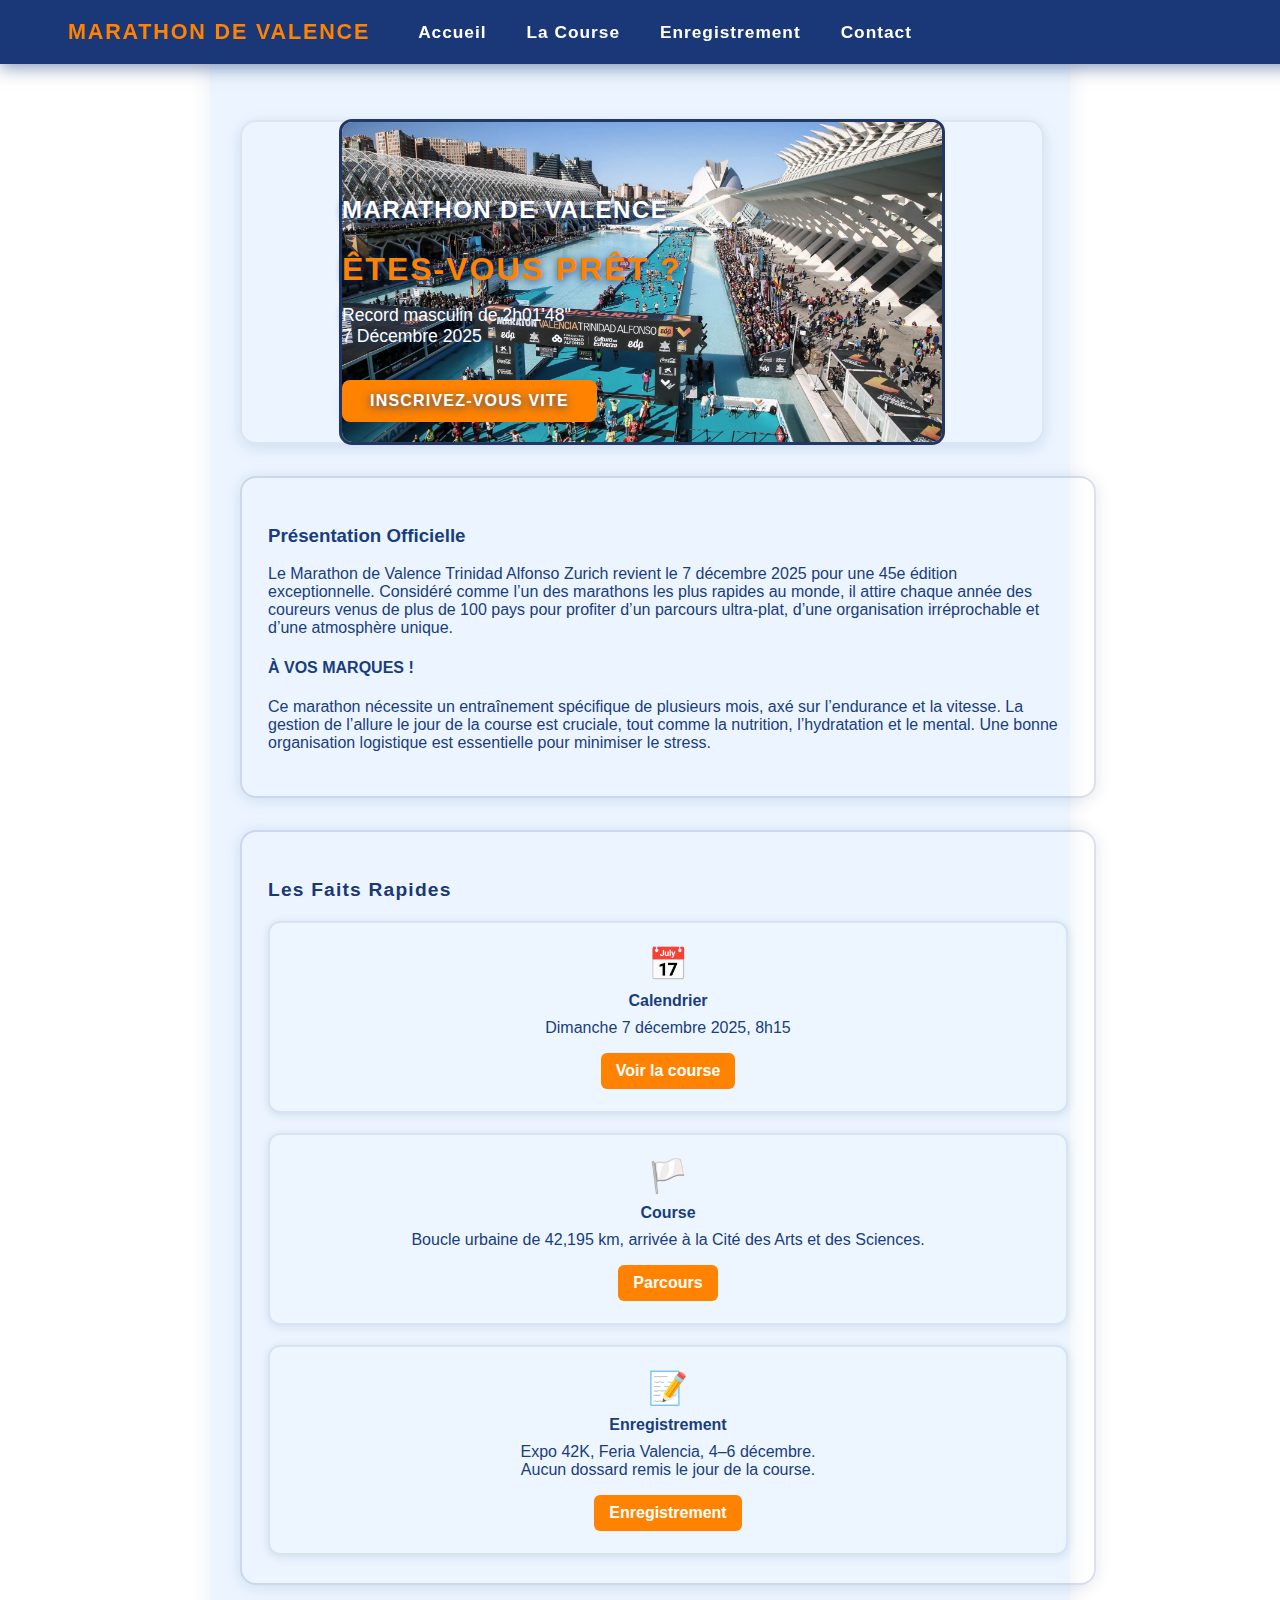
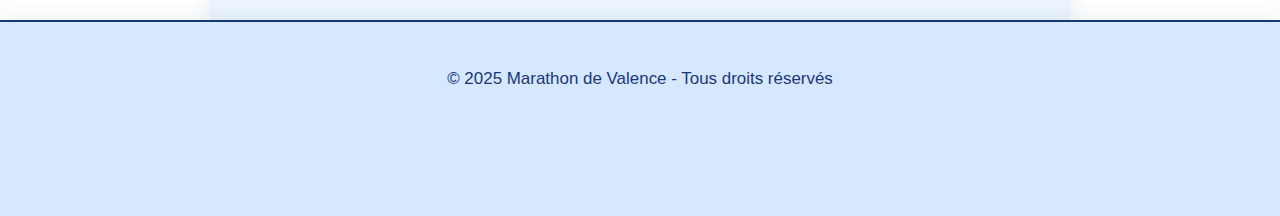
<file: index.html>
<!DOCTYPE html>
<html lang="fr">
<head>
    <meta charset="UTF-8">
    <title>Marathon de Valence 2025</title>
    <link rel="stylesheet" href="style.css">
</head>
<body>
<header class="topnav">
    <div class="nav-content">
        <span class="nav-title">MARATHON DE VALENCE</span>
        <nav>
            <ul>
                <li><a href="index.html">Accueil</a></li>
                <li><a href="course.html">La Course</a></li>
                <li><a href="inscription.html">Enregistrement</a></li>
                <li><a href="contact.html">Contact</a></li>
            </ul>
        </nav>
    </div>
</header>
<main class="main-horiz">
    <section class="section-horiz image-section">
        <img src="cover.jpg" alt="Départ marathon Valence" class="main-img">
        <div class="img-overlay">
            <h1>MARATHON DE VALENCE</h1>
            <h2>ÊTES-VOUS PRÊT ?</h2>
            <p>Record masculin de 2h01'48"<br>7 Décembre 2025</p>
            <a href="inscription.html" class="btn-horiz">INSCRIVEZ-VOUS VITE</a>
        </div>
    </section>
    <section class="section-horiz infos-section">
        <h3>Présentation Officielle</h3>
        <p>
            Le Marathon de Valence Trinidad Alfonso Zurich revient le 7 décembre 2025 pour une 45e édition exceptionnelle. Considéré comme l’un des marathons les plus rapides au monde, il attire chaque année des coureurs venus de plus de 100 pays pour profiter d’un parcours ultra-plat, d’une organisation irréprochable et d’une atmosphère unique.
        </p>
        <h4>À VOS MARQUES !</h4>
        <p>
            Ce marathon nécessite un entraînement spécifique de plusieurs mois, axé sur l’endurance et la vitesse. La gestion de l’allure le jour de la course est cruciale, tout comme la nutrition, l’hydratation et le mental. Une bonne organisation logistique est essentielle pour minimiser le stress.
        </p>
    </section>
    <section class="section-horiz rapide-section">
        <h3>Les Faits Rapides</h3>
        <div class="rapide-cards">
            <div class="card-horiz">
                <span>📅</span>
                <h4>Calendrier</h4>
                <p>Dimanche 7 décembre 2025, 8h15</p>
                <a href="course.html">Voir la course</a>
            </div>
            <div class="card-horiz">
                <span>🏳️</span>
                <h4>Course</h4>
                <p>Boucle urbaine de 42,195 km, arrivée à la Cité des Arts et des Sciences.</p>
                <a href="course.html">Parcours</a>
            </div>
            <div class="card-horiz">
                <span>📝</span>
                <h4>Enregistrement</h4>
                <p>Expo 42K, Feria Valencia, 4–6 décembre.<br>Aucun dossard remis le jour de la course.</p>
                <a href="inscription.html">Enregistrement</a>
            </div>
        </div>
    </section>
</main>
<footer class="footer-horiz">
    <p>&copy; 2025 Marathon de Valence - Tous droits réservés</p>
</footer>
<script src="script.js"></script>
</body>
</html>
</file>
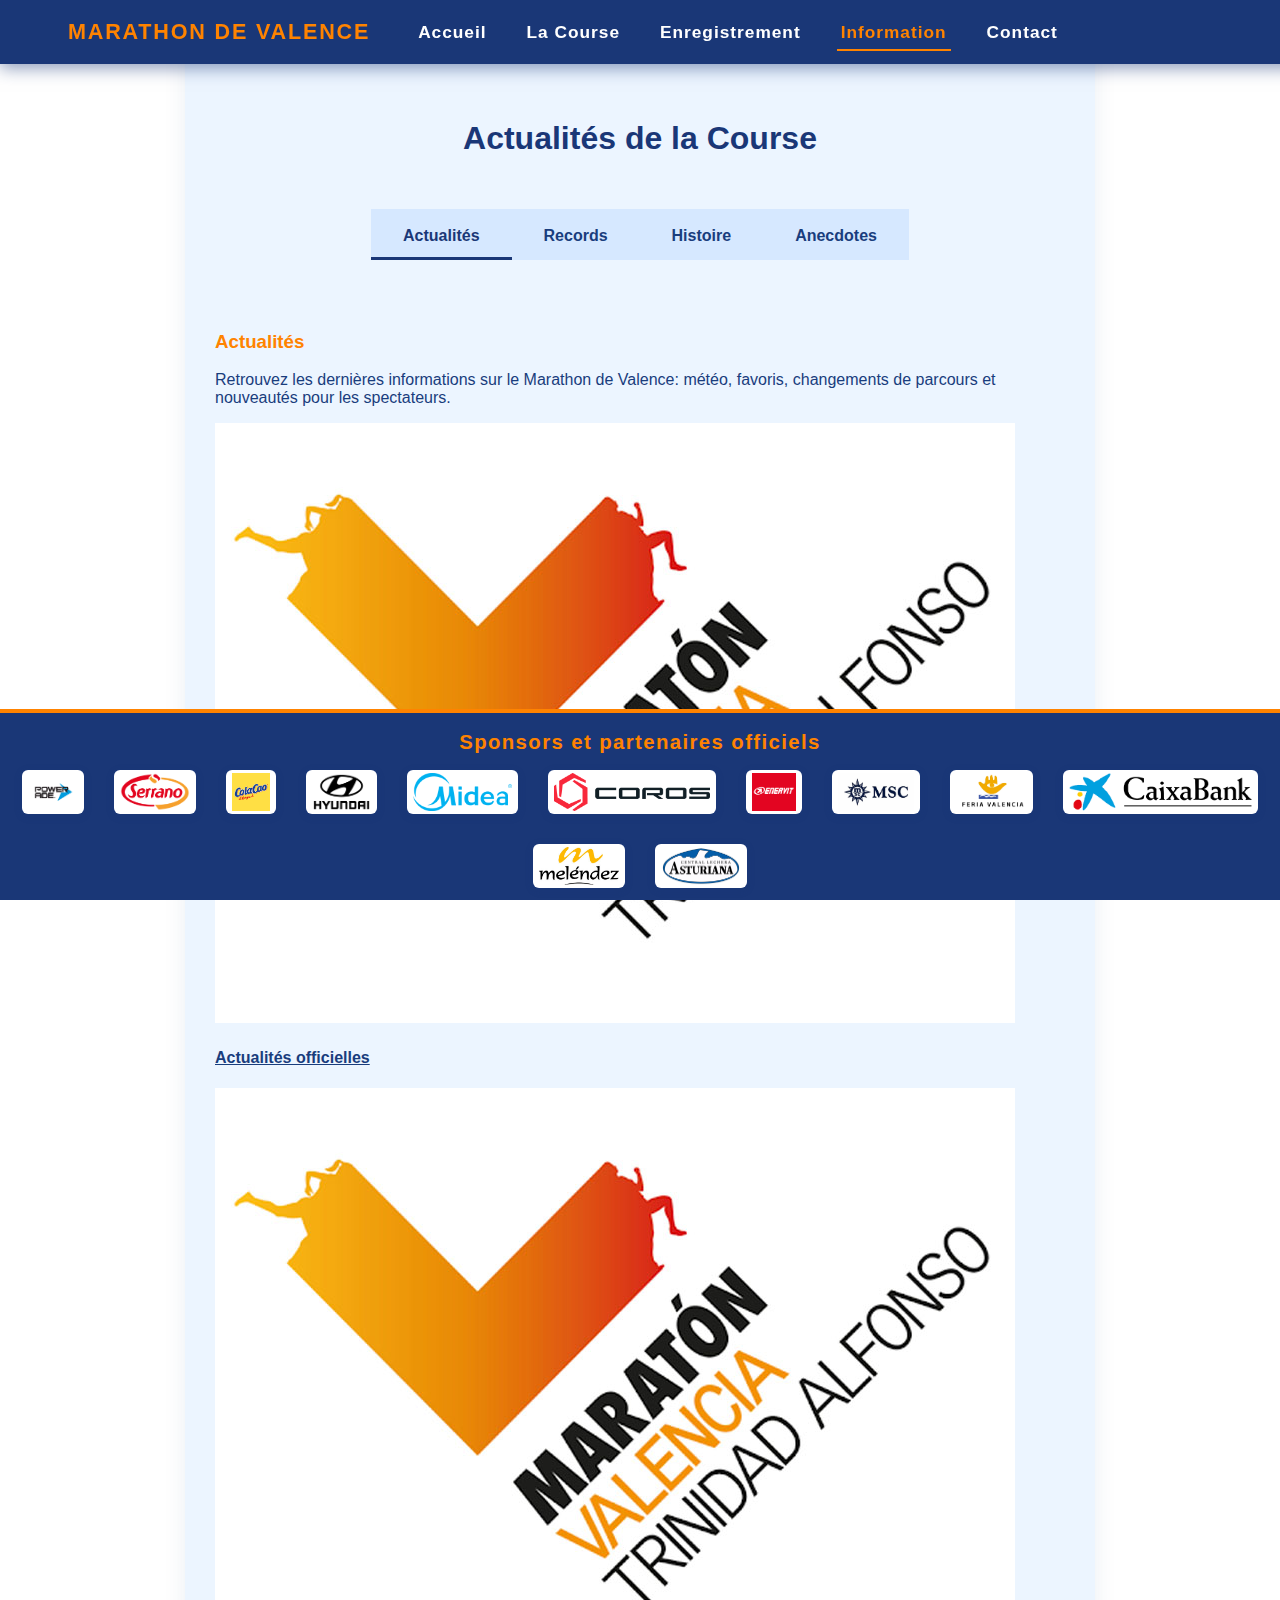
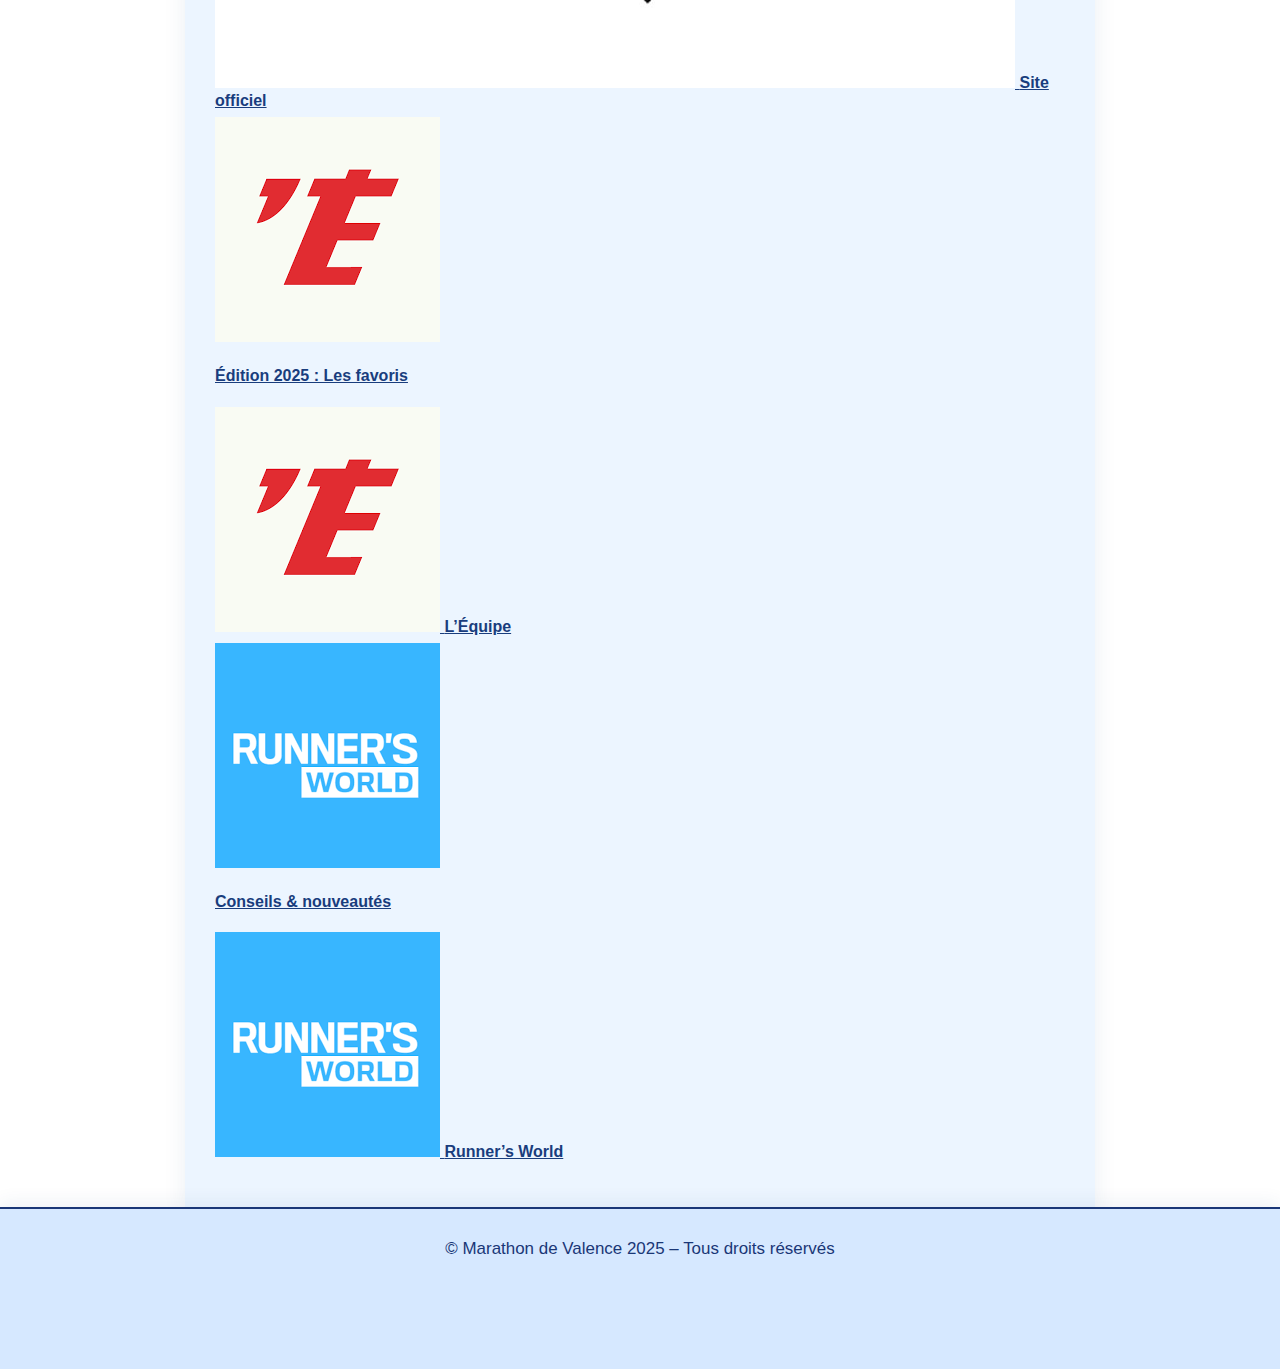
<file: actualites-course.html>
<!DOCTYPE html>
<html lang="fr">
<head>
    <meta charset="UTF-8">
    <title>Actualités – Marathon de Valence</title>
     <link rel="stylesheet" href="style.css">
    <script>
        function showTab(n) {
            var contents=document.querySelectorAll('.tab-content');
            var buttons=document.querySelectorAll('.tab-btn');
            for(let i=0;i<contents.length;i++){
                contents[i].classList.remove('active');
                buttons[i].classList.remove('active');
            }
            contents[n].classList.add('active');
            buttons[n].classList.add('active');
        }
        window.onload = function() { showTab(0); }
    </script>
</head>
<body>
<div class="topnav">
    <div class="nav-content">
        <span class="nav-title">MARATHON DE VALENCE</span>
        <ul>
            <li><a href="index.html">Accueil</a></li>
            <li><a href="course.html">La Course</a></li>
            <li><a href="inscription.html">Enregistrement</a></li>
            <li><a href="actualites-course.html" class="active">Information</a></li>
            <li><a href="contact.html">Contact</a></li>
        </ul>
    </div>
</div>
<main class="main-horiz" style="flex-direction:column; max-width:850px;">
    <h2 style="color:#1a3777; margin-top:0; margin-bottom:20px; text-align:center; font-size:2em;">Actualités de la Course</h2>
    <div class="tabs" style="justify-content:center;">
        <button class="tab-btn" onclick="showTab(0)">Actualités</button>
        <button class="tab-btn" onclick="showTab(1)">Records</button>
        <button class="tab-btn" onclick="showTab(2)">Histoire</button>
        <button class="tab-btn" onclick="showTab(3)">Anecdotes</button>
    </div>
    <!-- Onglet 1 -->
    <div class="tab-content">
        <h3 style="color:#ff8300;">Actualités</h3>
        <p>Retrouvez les dernières informations sur le Marathon de Valence: météo, favoris, changements de parcours et nouveautés pour les spectateurs.</p>
        <div class="link-articles">
            <div class="card-links">
    
    <a class="card" href="https://www.maratonvalencia.com/fr/nouvelles/" target="_blank">
        <img src="marathondevalence.jpg" class="card-img" alt="">
        <div class="card-body">
            <h4>Actualités officielles</h4>
            <div class="card-source">
                <img src="marathondevalence.jpg" class="source-logo">
                <span>Site officiel</span>
            </div>
        </div>
    </a>

    <a class="card" href="https://www.lequipe.fr/" target="_blank">
        <img src="lequipe.png" class="card-img" alt="">
        <div class="card-body">
            <h4>Édition 2025 : Les favoris</h4>
            <div class="card-source">
                <img src="lequipe.png" class="source-logo">
                <span>L’Équipe</span>
            </div>
        </div>
    </a>

    <a class="card" href="https://www.runnersworld.com/fr/news/" target="_blank">
        <img src="runners-world.png" class="card-img" alt="">
        <div class="card-body">
            <h4>Conseils & nouveautés</h4>
            <div class="card-source">
                <img src="runners-world.png" class="source-logo">
                <span>Runner’s World</span>
            </div>
        </div>
    </a>

</div>

        </div>
    </div>
    <!-- Onglet 2 -->
    <div class="tab-content">
        <h3 style="color:#ff8300;">Records</h3>
        <p>Le Marathon de Valence détient plusieurs records mondiaux : temps, participation, performances féminines et masculines.</p>
        <div class="link-articles">
            <div class="card-links">

    <a class="card" href="https://www.maratonvalencia.com/fr/records/" target="_blank">
        <img src="marathondevalence.jpg" class="card-img">
        <div class="card-body">
            <h4>Records officiels</h4>
            <div class="card-source">
                <img src="marathondevalence.jpg" class="source-logo">
                <span>Maraton Valencia</span>
            </div>
        </div>
    </a>

    <a class="card" href="https://fr.wikipedia.org/wiki/Marathon_de_Valence" target="_blank">
        <img src="wikipedia.png" class="card-img">
        <div class="card-body">
            <h4>Temps & podiums par édition</h4>
            <div class="card-source">
                <img src="wikipedia.png" class="source-logo">
                <span>Wikipedia</span>
            </div>
        </div>
    </a>

    <a class="card" href="https://athletevalencemarathon.com/" target="_blank">
        <img src="statssports.png" class="card-img">
        <div class="card-body">
            <h4>Statistiques impressionnantes</h4>
            <div class="card-source">
                <img src="statssports.png" class="source-logo">
                <span>Athlete Stats</span>
            </div>
        </div>
    </a>

</div>

        </div>
    </div>
    <!-- Onglet 3 -->
    <div class="tab-content">
        <h3 style="color:#ff8300;">Histoire de la course</h3>
        <p>Depuis 1981, Valence accueille des milliers de coureurs venus du monde entier. Découvrez l’évolution et les moments marquants de l’épreuve.</p>
        <div class="link-articles">
           <div class="card-links">

    <a class="card" href="https://www.maratonvalencia.com/fr/histoire/" target="_blank">
        <img src="marathondevalence.jpg" class="card-img">
        <div class="card-body">
            <h4>Histoire officielle</h4>
            <div class="card-source">
                <img src="marathondevalence.jpg" class="source-logo">
                <span>Maraton Valencia</span>
            </div>
        </div>
    </a>

    <a class="card" href="https://www.valenciabonita.es/2019/12/02/maraton-de-valencia/" target="_blank">
        <img src="valencia-bonita.png" class="card-img">
        <div class="card-body">
            <h4>Moments incontournables de la course</h4>
            <div class="card-source">
                <img src="valencia-bonita.png" class="source-logo">
                <span>Valencia Bonita</span>
            </div>
        </div>
    </a>

    <a class="card" href="https://www.sportmag.fr/athletisme/marathon-de-valence-un-lieu-de-records/" target="_blank">
        <img src="sportmag.png" class="card-img">
        <div class="card-body">
            <h4>Pourquoi le parcours est si rapide ?</h4>
            <div class="card-source">
                <img src="sportmag.png" class="source-logo">
                <span>SportMag</span>
            </div>
        </div>
    </a>

</div>

        </div>
    </div>
    <!-- Onglet 4 -->
    <div class="tab-content">
        <h3 style="color:#ff8300;">Anecdotes</h3>
        <p>Incroyables histoires de coureurs, records insolites, météo folle et faits amusants du Marathon de Valence.</p>
        <div class="link-articles">
            <div class="card-links">

    <a class="card" href="https://maratonvalencia.com/fr/les-grandes-histoires-du-marathon-de-valence/" target="_blank">
        <img src="marathondevalence.jpg" class="card-img">
        <div class="card-body">
            <h4>Les plus belles anecdotes</h4>
            <div class="card-source">
                <img src="marathondevalence.jpg" class="source-logo">
                <span>Maraton Valencia</span>
            </div>
        </div>
    </a>

    <a class="card" href="https://www.runtheworld.fr/marathon-valencia/" target="_blank">
        <img src="run.png" class="card-img">
        <div class="card-body">
            <h4>Les secrets du parcours</h4>
            <div class="card-source">
                <img src="run.png" class="source-logo">
                <span>RunTheWorld</span>
            </div>
        </div>
    </a>

    <a class="card" href="https://www.ouest-france.fr/sport/running/athletisme-marathon-de-valence-la-folie-des-records-7135068" target="_blank">
        <img src="ouest-france.png" class="card-img">
        <div class="card-body">
            <h4>Records fous & faits insolites</h4>
            <div class="card-source">
                <img src="ouest-france.png" class="source-logo">
                <span>Ouest-France</span>
            </div>
        </div>
    </a>

</div>

        </div>
    </div>
</main>
<footer class="footer-horiz">
    <div class="sponsors-bar">
        <div class="sponsors-title">
            Sponsors et partenaires officiels
        </div>
        <div class="logos">
            <img src="powerade.png" alt="Powerade" title="Powerade">
            <img src="serrano.png" alt="Serrano" title="Serrano">
            <img src="colacao.png" alt="Cola-Cao" title="Cola-Cao">
            <img src="Hyundai.png" alt="Hyundai" title="Hyundai">
            <img src="Midea.png" alt="Midea" title="Midea">
            <img src="coros.png" alt="Coros" title="Coros">
            <img src="enervit.png" alt="Enervit" title="Enervit">
            <img src="msc.png" alt="MSC" title="MSC">
            <img src="feria-valencia.png" alt="Feria Valencia" title="Feria Valencia">
            <img src="CaixaBank.png" alt="CaixaBank" title="CaixaBank">
            <img src="melendez.png" alt="Meléndez" title="Meléndez">
            <img src="Central-lechera.png" alt="Central Lechera Asturiana" title="Central Lechera Asturiana">
        </div>
    </div>
    <div>© Marathon de Valence 2025 – Tous droits réservés</div>
</footer>
<script src="script.js"></script>
</body>
</html>
</file>
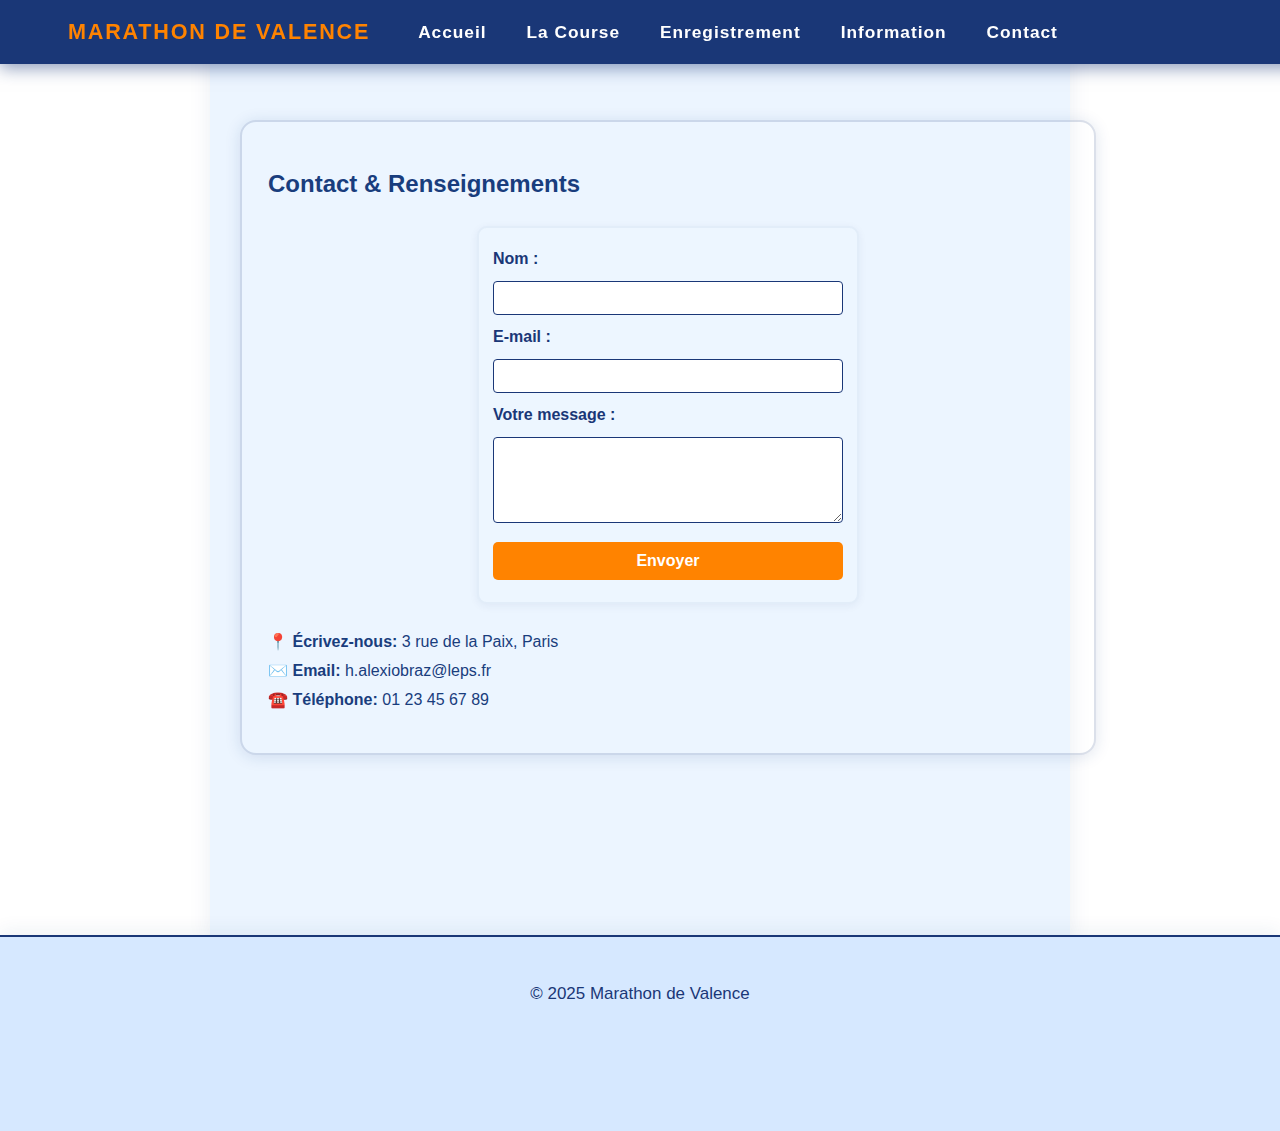
<file: contact.html>
<!DOCTYPE html>
<html lang="fr">
<head>
    <meta charset="UTF-8">
    <title>Contact - Marathon de Valence</title>
    <link rel="stylesheet" href="style.css">
</head>
<body>
<header class="topnav">
    <div class="nav-content">
        <span class="nav-title">MARATHON DE VALENCE</span>
        <nav>
            <ul>
                <li><a href="index.html">Accueil</a></li>
                <li><a href="course.html">La Course</a></li>
                <li><a href="inscription.html">Enregistrement</a></li>
                <li><a href="actualites-course.html">Information</a></li>
                <li><a href="contact.html">Contact</a></li>
            </ul>
        </nav>
    </div>
</header>
<main class="main-horiz">
    <section class="section-horiz">
        <h2>Contact & Renseignements</h2>
        <form id="contact-form">
            <label for="nom-contact">Nom :</label>
            <input type="text" id="nom-contact" name="nom-contact" required>
            <label for="email-contact">E-mail :</label>
            <input type="email" id="email-contact" name="email-contact" required>
            <label for="message">Votre message :</label>
            <textarea id="message" name="message" required></textarea>
            <button type="submit">Envoyer</button>
        </form>
        <div id="confirmation-contact" style="display:none;">
            <p>Votre message a bien été envoyé. Nous vous répondrons rapidement.</p>
        </div>
        <div class="contact-info horiz-contact">
            <ul>
                <li>📍 <strong>Écrivez-nous:</strong> 3 rue de la Paix, Paris</li>
                <li>✉️ <strong>Email:</strong> h.alexiobraz@leps.fr</li>
                <li>☎️ <strong>Téléphone:</strong> 01 23 45 67 89</li>
            </ul>
        </div>
    </section>
</main>
<footer class="footer-horiz">
    <p>&copy; 2025 Marathon de Valence</p>
</footer>
<script src="script.js"></script>
</body>
</html>
</file>
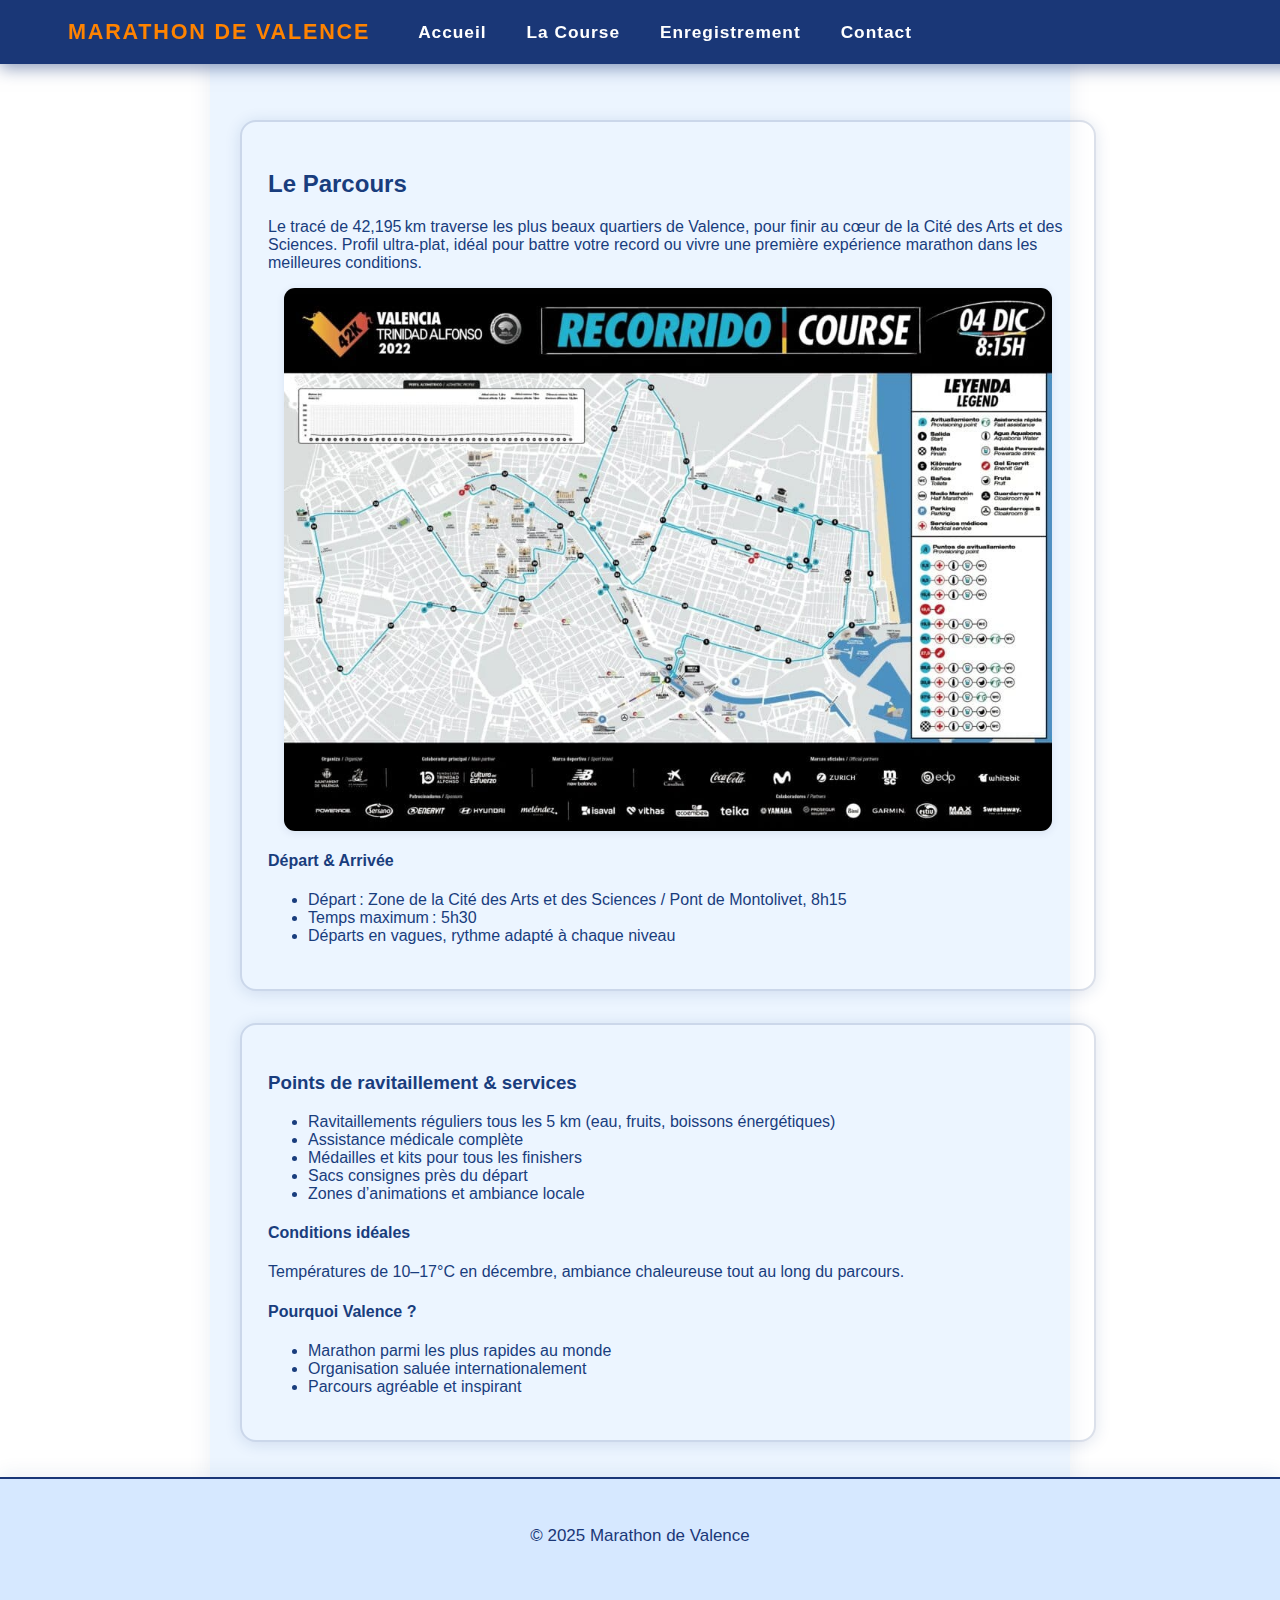
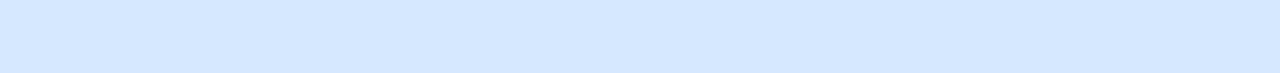
<file: course.html>
<!DOCTYPE html>
<html lang="fr">
<head>
    <meta charset="UTF-8">
    <title>La Course - Marathon de Valence</title>
    <link rel="stylesheet" href="style.css">
</head>
<body>
<header class="topnav">
    <div class="nav-content">
        <span class="nav-title">MARATHON DE VALENCE</span>
        <nav>
            <ul>
                <li><a href="index.html">Accueil</a></li>
                <li><a href="course.html">La Course</a></li>
                <li><a href="inscription.html">Enregistrement</a></li>
                <li><a href="contact.html">Contact</a></li>
            </ul>
        </nav>
    </div>
</header>
<main class="main-horiz">
    <section class="section-horiz">
        <h2>Le Parcours</h2>
        <p>
            Le tracé de 42,195 km traverse les plus beaux quartiers de Valence, pour finir au cœur de la Cité des Arts et des Sciences. Profil ultra-plat, idéal pour battre votre record ou vivre une première expérience marathon dans les meilleures conditions.
        </p>
        <img src="parcours.jpg" alt="Carte du parcours du marathon" class="main-img-small">
        <h4>Départ & Arrivée</h4>
        <ul>
            <li>Départ : Zone de la Cité des Arts et des Sciences / Pont de Montolivet, 8h15</li>
            <li>Temps maximum : 5h30</li>
            <li>Départs en vagues, rythme adapté à chaque niveau</li>
        </ul>
    </section>
    <section class="section-horiz">
        <h3>Points de ravitaillement & services</h3>
        <ul>
            <li>Ravitaillements réguliers tous les 5 km (eau, fruits, boissons énergétiques)</li>
            <li>Assistance médicale complète</li>
            <li>Médailles et kits pour tous les finishers</li>
            <li>Sacs consignes près du départ</li>
            <li>Zones d’animations et ambiance locale</li>
        </ul>
        <h4>Conditions idéales</h4>
        <p>Températures de 10–17°C en décembre, ambiance chaleureuse tout au long du parcours.</p>
        <h4>Pourquoi Valence ?</h4>
        <ul>
            <li>Marathon parmi les plus rapides au monde</li>
            <li>Organisation saluée internationalement</li>
            <li>Parcours agréable et inspirant</li>
        </ul>
    </section>
</main>
<footer class="footer-horiz">
    <p>&copy; 2025 Marathon de Valence</p>
</footer>
<script src="script.js"></script>
</body>
</html>
</file>
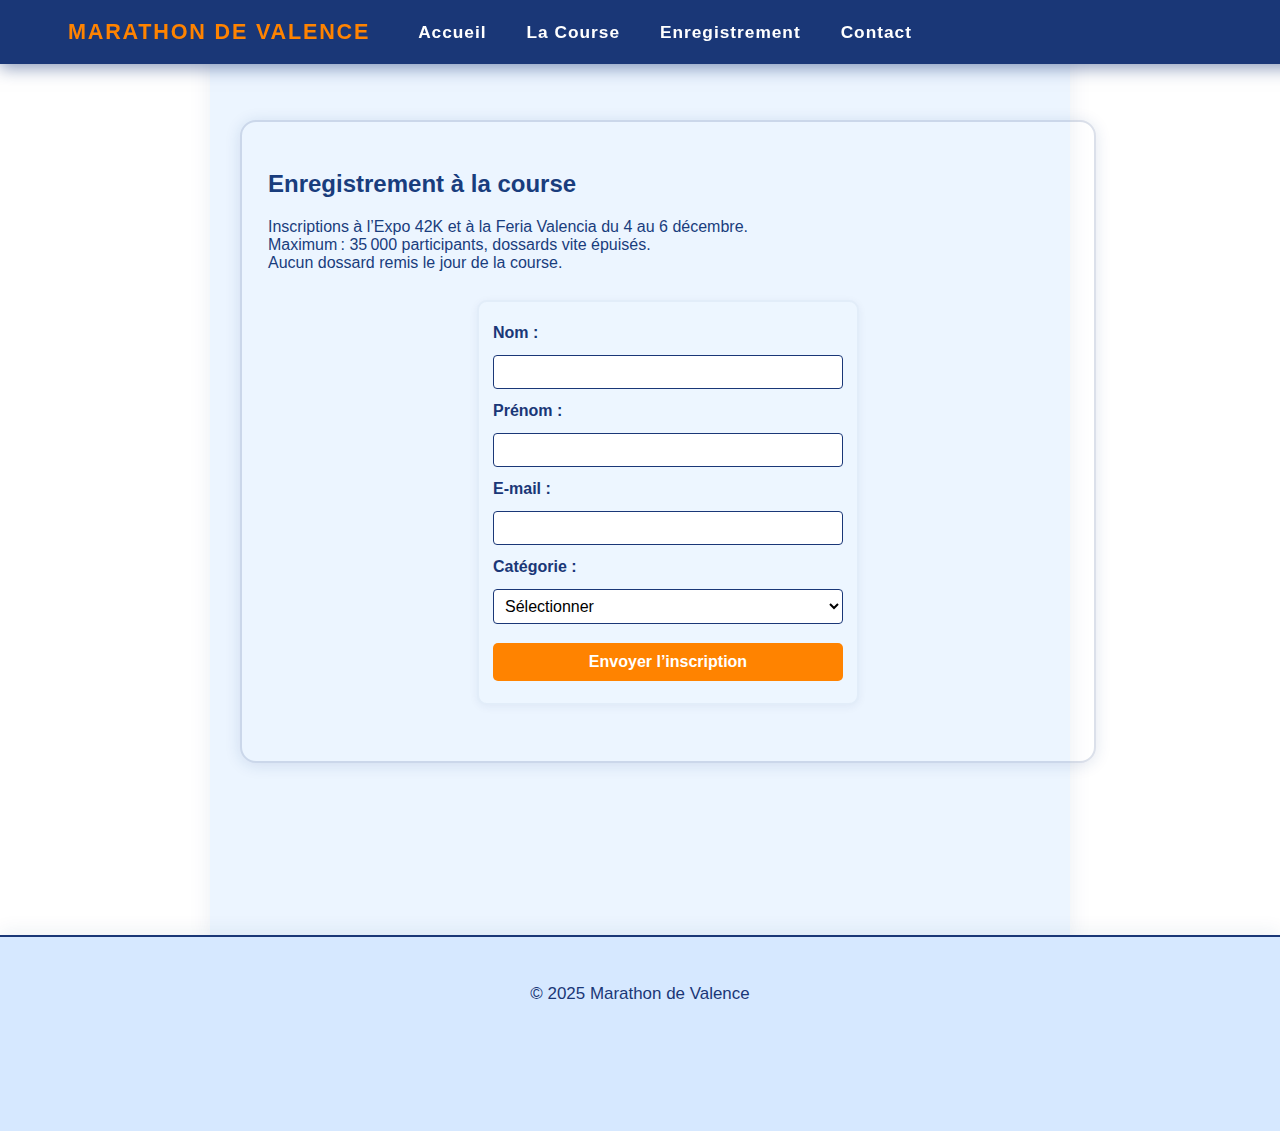
<file: inscription.html>
<!DOCTYPE html>
<html lang="fr">
<head>
    <meta charset="UTF-8">
    <title>Enregistrement - Marathon de Valence</title>
    <link rel="stylesheet" href="style.css">
</head>
<body>
<header class="topnav">
    <div class="nav-content">
        <span class="nav-title">MARATHON DE VALENCE</span>
        <nav>
            <ul>
                <li><a href="index.html">Accueil</a></li>
                <li><a href="course.html">La Course</a></li>
                <li><a href="inscription.html">Enregistrement</a></li>
                <li><a href="contact.html">Contact</a></li>
            </ul>
        </nav>
    </div>
</header>
<main class="main-horiz">
    <section class="section-horiz">
        <h2>Enregistrement à la course</h2>
        <p>
            Inscriptions à l’Expo 42K et à la Feria Valencia du 4 au 6 décembre.<br>
            Maximum : 35 000 participants, dossards vite épuisés.<br>
            Aucun dossard remis le jour de la course.
        </p>
        <form id="inscription-form">
            <label for="nom">Nom :</label>
            <input type="text" id="nom" name="nom" required>
            <label for="prenom">Prénom :</label>
            <input type="text" id="prenom" name="prenom" required>
            <label for="email">E-mail :</label>
            <input type="email" id="email" name="email" required>
            <label for="categorie">Catégorie :</label>
            <select id="categorie" name="categorie" required>
                <option value="">Sélectionner</option>
                <option value="senior">Senior</option>
                <option value="veteran">Vétéran</option>
                <option value="junior">Junior</option>
            </select>
            <button type="submit">Envoyer l’inscription</button>
        </form>
        <div id="confirmation-inscription" style="display:none;">
            <p>Merci pour votre inscription ! Un e-mail de confirmation vous sera envoyé prochainement.</p>
        </div>
    </section>
</main>
<footer class="footer-horiz">
    <p>&copy; 2025 Marathon de Valence</p>
</footer>
<script src="script.js"></script>
</body>
</html>
</file>
<file: style.css>
body {
    margin: 0;
    font-family: 'Arial Rounded MT Bold', Arial, sans-serif;
    color: #193d7d;
}
.topnav {
    width: 120vw;
    position: fixed;
    top: 0;
    left: 0;
    right: 0;
    z-index:100;
    background: #1a3777;
    box-shadow: 0 4px 16px #1a377780;
}
.nav-content {
    max-width: 1400px;
    margin: 0 auto;
    padding: 0 30px;
    display: flex;
    align-items: center;
    height: 64px;
}
.nav-title {
    color: #ff8300;
    font-size: 1.35em;
    font-weight: bold;
    letter-spacing: 1.8px;
    margin-right: 44px;
}
.topnav ul {
    display: flex;
    list-style: none;
    padding: 0;
    margin: 0;
    gap: 32px;
}
.topnav ul li a {
    color: #fff;
    text-decoration: none;
    font-weight: 600;
    letter-spacing: 1px;
    font-size: 1.08em;
    padding: 7px 4px;
    border-bottom: 2px solid transparent;
    transition: border .14s, color .14s;
}
.topnav ul li a:hover, .topnav ul li a.active {
    border-bottom: 2px solid #ff8300;
    color: #ff8300;
}
/* Empilement vertical des sections */
.main-horiz {
    display: flex;
    flex-direction: column;
    align-items: stretch;
    justify-content: flex-start;
    background: #ecf5ff;
    min-height: calc(100vh - 120px);
    padding: 120px 30px 35px 30px;
    max-width: 800px; /* limite largeur pour colonne */
    margin: 0 auto;
    box-shadow: 0 6px 22px #1a377715;
    gap: 32px;
}
.section-horiz {
    width: 100%;
    background: ; /* Bleu plus prononcé */
    border-radius: 16px;
    box-shadow: 0 2px 16px #193d7d22;
    padding: 28px 26px;
    margin-bottom: 0;
    border: 2px solid #1a377728;
}
.image-section {
    position: relative;
    width: 100%;
    margin-bottom: 0;
    padding:0;
    height:320px;
    background: ;
    border-radius: 16px;
    box-shadow: 0 4px 16px #193d7d22;
    border: 2px solid #1a377714;
    display: flex;
    align-items: center;
    justify-content: center;
}
.main-img {
    width: 92%;
    max-width: 600px;
    height: 320px;
    object-fit: cover;
    border-radius: 13px;
    filter: grayscale(30%);
    border: 3px solid #1a3777;
}
.img-overlay {
    position: absolute;
    top: 40px;
    left: 70px;
    color: #fff;
    text-shadow: 0 2px 9px #193d7d;
    background: ;
    border-radius: 10px;
    padding: 18px 30px;
    border: ;
}
.img-overlay h1 { font-size: 1.5em; font-weight: bold; letter-spacing: 1.5px;}
.img-overlay h2 { font-size: 2em; font-weight: bold; letter-spacing: 2px; margin-bottom: 12px; color:#ff8300;}
.img-overlay p { font-size: 1.1em;}
.btn-horiz {
    background: #ff8300;
    border-radius: 8px;
    color: #fff;
    font-size: 1em;
    text-decoration: none;
    font-weight: bold;
    padding: 12px 28px;
    margin-top: 15px;
    display: inline-block;
    letter-spacing: 1.2px;
    border: none;
    box-shadow: 0 2px 12px #193d7d22;
    transition: background .17s, color .17s;
}
.btn-horiz:hover {
    background: #193d7d;
    color: #ff8300;
}
.rapide-section h3 { color: #1a3777; font-size:1.2em; letter-spacing: 1.2px; }
.rapide-cards {
    display: flex;
    gap: 20px;
    margin: 20px 0 0 0;
    flex-direction: column;
}
.card-horiz {
    background: #edf6ff;
    border-radius: 12px;
    box-shadow: 0 2px 10px #193d7d20;
    padding: 22px;
    text-align:center;
    border: 2px solid #1a377718;
}
.card-horiz span { font-size:2em; }
.card-horiz h4 { color: #193d7d; margin:9px 0;}
.card-horiz p { margin:9px 0;}
.card-horiz a {
    display: inline-block;
    background: #ff8300;
    color: #fff;
    border-radius: 6px;
    padding: 9px 15px;
    margin-top: 7px;
    text-decoration: none;
    font-weight: 600;
}
.card-horiz a:hover{ background:#193d7d;color:#ff8300;}
.main-img-small {
    display:block;
    width:96%;
    margin:12px auto 12px auto;
    border-radius:11px;
    box-shadow:0 2px 9px #1a377718;
    filter:grayscale(20%);
}
form {
    display: flex;
    flex-direction: column;
    gap: 13px;
    max-width: 350px;
    margin:28px auto;
    background: #edf6ff;
    border-radius: 10px;
    box-shadow: 0 2px 8px #1a377710;
    padding: 22px 14px;
    border: 2px solid #1a37770c;
}
form label { font-weight: 600; color: #1a3777; }
form input, form textarea, form select {
    border: 1px solid #1a3777;
    border-radius: 4px;
    padding:7px;
    font-size: 1em;
    background: #fff;
}
form textarea {
    min-height: 70px;
}
form button {
    background: #ff8300;
    color: #fff;
    border: none;
    border-radius: 5px;
    padding: 10px 0;
    font-size: 1em;
    font-weight: bold;
    margin-top: 6px;
    cursor: pointer;
    transition: background .22s;
}
form button:hover {
    background: #193d7d;
    color: #ff8300;
}
#confirmation-inscription, #confirmation-contact {
    background: #ecf5ff;
    border-radius: 10px;
    text-align: center;
    margin-top: 10px;
    padding:14px;
    color: #193d7d;
    border: 1px solid #1a3777;
}
.contact-info ul {list-style: none; padding:0;}
.contact-info li {margin-bottom: 10px;}
.footer-horiz {
    width: 100vw;
    text-align: center;
    background: #d6e8ff;
    color: #1a3777;
    padding: 30px 0 110px 0;
    position: relative;
    font-size: 1.06em;
    box-shadow: 0 -4px 18px #193d7d13;
    border-top: 2px solid #1a3777;
}
.sponsors-bar {
    position: fixed;
    left: 0;
    right: 0;
    bottom: 0;
    width: 100vw;
    background: #1a3777;
    color: #fff;
    padding: 18px 0 12px 0;
    text-align: center;
    z-index: 15;
    border-top: 4px solid #ff8300;
}
.sponsors-bar .logos {
    display: flex;
    flex-wrap: wrap;
    justify-content: center;
    gap: 30px;
    margin-top: 8px;
}
.sponsors-bar img {
    height: 38px;
    vertical-align: middle;
    border-radius: 6px;
    background: #fff;
    padding: 3px 6px;
    box-shadow: 0 2px 9px #1a37772A;
}
.sponsors-title {
    color: #ff8300;
    font-weight: bold;
    font-size: 1.2em;
    letter-spacing: 1.4px;
    padding-bottom: 8px;
}
@media (max-width: 1000px) {
    .main-horiz { flex-direction: column; padding-top: 80px;}
    .section-horiz, .image-section { width: 98%; margin-right:0;}
    .image-section {height:180px;}
    .main-img{height:180px;}
    .nav-content {flex-direction: column; height:auto; gap:10px;}
    .sponsors-bar .logos img {height: 26px;}
}
/* Navigation par onglets */
.tabs { display: flex; margin-bottom: 0; }
.tab-btn {
    background: #d6e8ff;
    color: #193d7d;
    border: none;
    border-bottom: 3px solid transparent;
    font-weight: bold;
    font-size:1em;
    padding: 18px 32px 12px 32px;
    cursor: pointer;
    transition: border .15s, color .15s;
}
.tab-btn.active {
    border-bottom: 3px solid #1a3777;
    color: #1a3777;
}
.tab-content { display:none; padding: 20px 0 4px 0;}
.tab-content.active { display:block; }
.link-articles { margin-top: 14px;}
.link-articles a { display:block; color:#193d7d; font-weight:bold; margin-bottom:7px;}
.link-articles a:hover{ color:#ff8300;}
</file>
